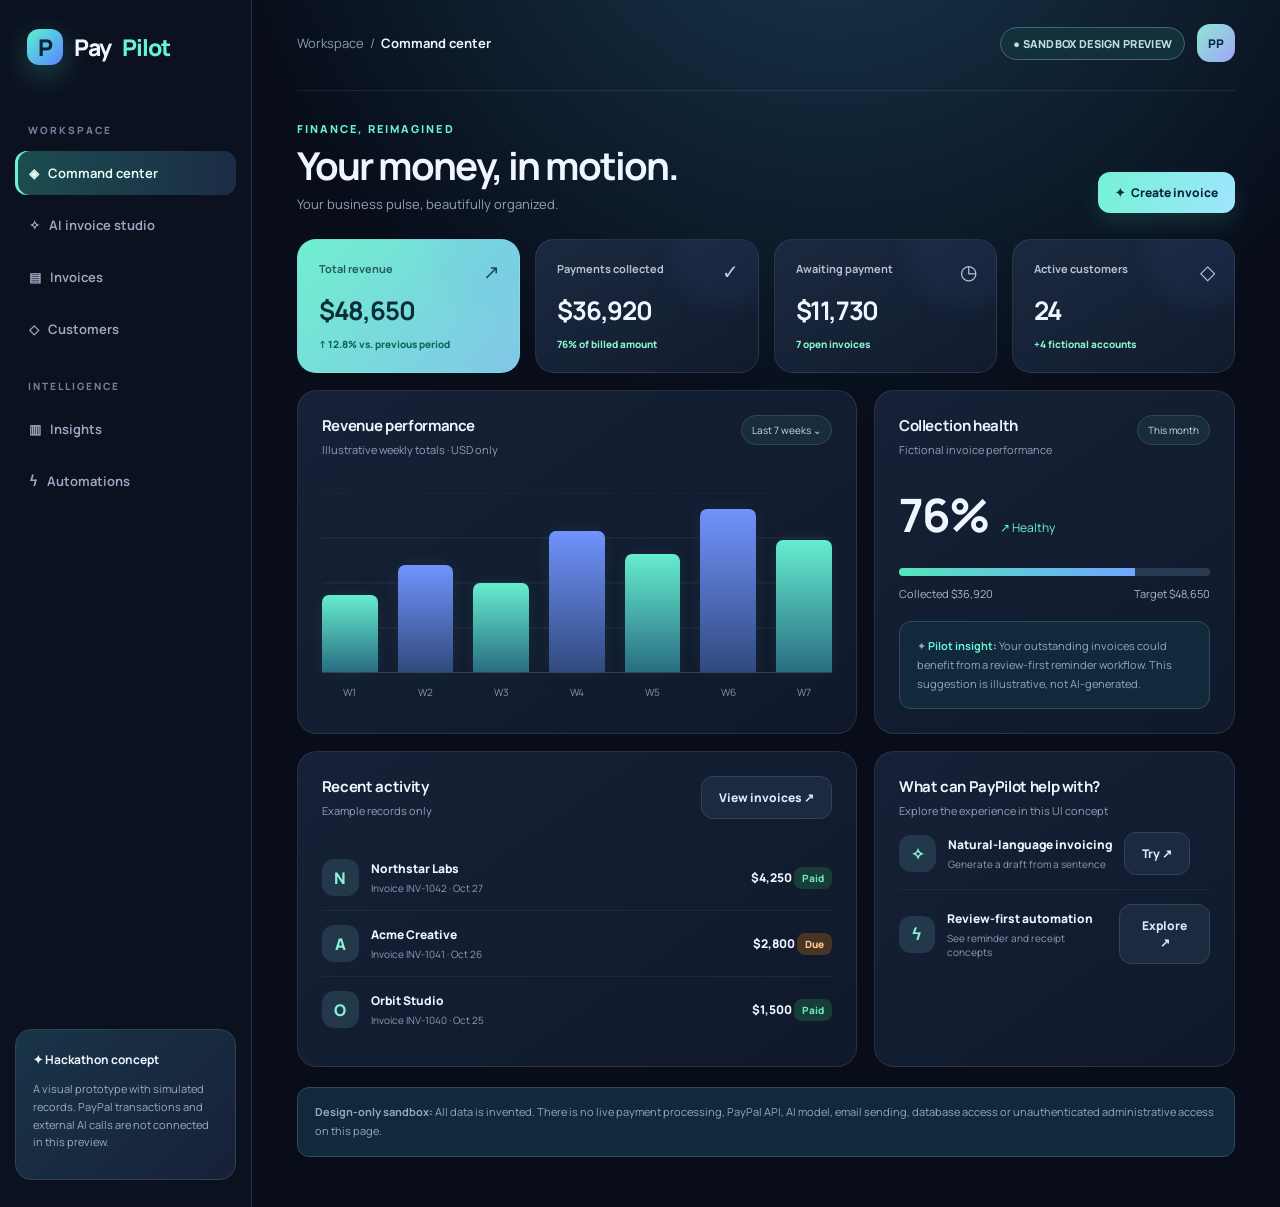
<file: paypilot-ai/paypilot-ai/app/static/preview.html>
<!DOCTYPE html><html lang="en"><head><meta charset="utf-8"><meta name="viewport" content="width=device-width,initial-scale=1"><title>PayPilot — Intelligent Finance Workspace</title><style>
@import url('https://fonts.googleapis.com/css2?family=DM+Sans:wght@400;500;600;700&family=Manrope:wght@400;500;600;700;800&display=swap');
:root{--bg:#080d19;--panel:#10192b;--panel2:#152036;--line:#26334a;--muted:#91a0b8;--text:#eff6ff;--aqua:#66f4d7;--blue:#79a9ff;--violet:#ae9cff;font-family:Manrope,'Segoe UI',sans-serif;color:var(--text);background:var(--bg)}*{box-sizing:border-box}body{margin:0}button,input,textarea,select{font:inherit}button{cursor:pointer}button:focus-visible,input:focus-visible,textarea:focus-visible{outline:2px solid var(--aqua);outline-offset:3px}button{border:0} .app{display:grid;grid-template-columns:252px minmax(0,1fr);min-height:100vh;background:radial-gradient(circle at 65% -15%,#193b52 0%,transparent 38%),var(--bg)}.sidebar{border-right:1px solid #263046;background:#0b1220ec;padding:27px 15px;display:flex;flex-direction:column;gap:8px}.brand{display:flex;align-items:center;gap:11px;padding:2px 12px 30px;font-weight:800;font-size:23px;letter-spacing:-1px}.mark{width:36px;height:36px;background:linear-gradient(135deg,#59f4d1,#5b83ff);border-radius:12px;display:grid;place-items:center;color:#082335;font-weight:900;font-size:23px;box-shadow:0 9px 30px #50dac84a}.brand span{color:var(--aqua)}.nav-label{padding:20px 13px 6px;color:#6f8099;font-size:10px;font-weight:800;letter-spacing:2px}.nav{border-radius:12px;background:transparent;color:#9ba9c1;display:flex;gap:12px;align-items:center;width:100%;text-align:left;padding:13px 14px;font-weight:650;font-size:13px}.nav:hover{background:#18243a;color:white}.nav.active{background:linear-gradient(90deg,#1b4d50,#1c2c45);color:#e6fff9;box-shadow:inset 3px 0 #6ef0d0}.nav svg{flex-shrink:0}.sidebar-bottom{margin-top:auto;padding:17px;border-radius:16px;border:1px solid #2d4253;background:linear-gradient(135deg,#193448,#172039)}.sidebar-bottom strong{font-size:12px}.sidebar-bottom p{font-size:11px;line-height:1.6;color:#99acc2}.main{min-width:0;padding:24px clamp(22px,3.5vw,58px) 50px}.topbar{display:flex;align-items:center;justify-content:space-between;gap:15px;padding-bottom:28px;border-bottom:1px solid #ffffff14}.crumb{color:#899ab1;font-size:13px}.crumb b{color:#eaf6ff}.user{display:flex;align-items:center;gap:12px;font-size:12px;color:#b9c7da}.avatar{width:38px;height:38px;border-radius:13px;background:linear-gradient(135deg,#8ce8d4,#a1a4f8);color:#0c2640;display:grid;place-items:center;font-weight:850}.preview{border:1px solid #496475;color:#bcdfdf;background:#12313b;border-radius:30px;padding:8px 12px;font-size:11px;font-weight:800;letter-spacing:.3px}.heading{display:flex;align-items:end;justify-content:space-between;gap:15px;margin:30px 0 26px}.eyebrow{font-size:11px;letter-spacing:2.1px;text-transform:uppercase;color:var(--aqua);font-weight:800}.heading h1{font-size:clamp(29px,3vw,42px);letter-spacing:-2px;line-height:1.18;margin:7px 0}.heading p{font-size:13px;color:var(--muted);margin:0}.btn{padding:12px 17px;border-radius:12px;background:linear-gradient(110deg,#75f2d5,#9fe5fe);color:#09253a;font-size:12px;font-weight:850;box-shadow:0 10px 22px #57e7ce20;transition:transform .15s}.btn:hover{transform:translateY(-2px)}.btn.secondary{background:#1c2a40;color:#dce9fa;border:1px solid #33415b;box-shadow:none}.overview-grid{display:grid;grid-template-columns:repeat(4,minmax(0,1fr));gap:15px}.metric{border:1px solid #ffffff16;border-radius:19px;padding:21px;min-width:0;background:linear-gradient(150deg,#1b2940,#111b2d);position:relative;overflow:hidden}.metric:before{content:'';position:absolute;width:110px;height:110px;background:#5a8dfb10;filter:blur(10px);border-radius:50%;right:-22px;top:-44px}.metric.hero{background:linear-gradient(135deg,#70efcf,#82c6e8);color:#092e38;border-color:transparent}.metric .label{font-size:11px;font-weight:700;opacity:.75}.metric strong{display:block;font-size:clamp(21px,2vw,31px);letter-spacing:-1.2px;margin:17px 0 9px}.delta{font-size:10px;color:#8af3ca;font-weight:800}.hero .delta{color:#0b685a}.metric .ico{position:absolute;right:19px;top:18px;font-size:20px;opacity:.8}.dashboard-grid{display:grid;grid-template-columns:minmax(0,1.55fr) minmax(300px,1fr);gap:17px;margin-top:17px}.panel{border:1px solid #ffffff17;border-radius:20px;background:linear-gradient(145deg,#162137,#10192b);padding:24px;min-width:0}.panel h2{font-size:15px;margin:0;letter-spacing:-.35px}.panel-sub{font-size:11px;color:var(--muted);margin:6px 0 0}.panel-head{display:flex;justify-content:space-between;gap:12px;align-items:start;margin-bottom:26px}.pill{border:1px solid #31475b;background:#182c3c;color:#c6dbee;border-radius:30px;font-size:10px;padding:7px 10px}.chart{height:180px;display:grid;grid-template-columns:repeat(7,minmax(0,1fr));align-items:end;gap:20px;border-bottom:1px solid #314054;background:repeating-linear-gradient(to top,transparent 0 43px,#ffffff0c 44px 45px);margin-top:36px}.barwrap{height:100%;display:flex;align-items:end;position:relative}.bar{width:100%;background:linear-gradient(0deg,#296d82,#66edcf);border-radius:7px 7px 0 0;box-shadow:0 0 18px #5ceccc12}.barwrap:nth-child(even) .bar{background:linear-gradient(0deg,#304a7e,#7193fc)}.axes{display:grid;grid-template-columns:repeat(7,1fr);gap:20px;margin-top:12px;font-size:10px;color:#8596af;text-align:center}.txn{display:flex;gap:12px;align-items:center;padding:14px 0;border-bottom:1px solid #ffffff0e}.txn:last-child{border:0}.txn-ico{width:37px;height:37px;border-radius:12px;background:#23384a;display:grid;place-items:center;color:#8cf1d6;font-weight:800}.txn .name{font-size:12px;font-weight:800}.txn .meta{font-size:10px;color:#8c9db5;margin-top:4px}.txn .money{margin-left:auto;font-size:12px;font-weight:850;white-space:nowrap}.status{font-size:10px;color:#69e9bc;padding:4px 8px;border-radius:8px;background:#183c37}.status.pending{color:#ffc98b;background:#463525}.progress{height:8px;border-radius:9px;background:#2a3b51;overflow:hidden;margin-top:22px}.progress span{display:block;height:100%;background:linear-gradient(90deg,#54e5bb,#70a6ff);width:76%}.mini{display:flex;justify-content:space-between;font-size:11px;color:#a6b6cb;margin-top:10px}.view{display:none}.view.active{display:block}.table{width:100%;border-collapse:collapse;text-align:left}.table th{color:#8295af;text-transform:uppercase;letter-spacing:1px;font-size:10px;padding:16px 12px;border-bottom:1px solid #31405a}.table td{padding:17px 12px;font-size:12px;border-bottom:1px solid #ffffff12}.table tr:last-child td{border:0}.field{width:100%;background:#0d182a;border:1px solid #31425b;border-radius:13px;color:#f0f7ff;padding:14px;margin-top:9px}textarea.field{min-height:130px;resize:vertical;line-height:1.7}label{font-size:12px;color:#bdcde2;font-weight:750}.studio-grid{display:grid;grid-template-columns:1.2fr 1fr;gap:18px}.helper{color:#93a8c1;font-size:11px;line-height:1.7}.draft{border:1px dashed #476476;border-radius:15px;padding:20px;background:#0a1829;min-height:240px}.invoice-row{display:flex;justify-content:space-between;padding:13px 0;border-bottom:1px solid #ffffff17;gap:15px;font-size:12px}.invoice-row:last-child{border:0}.aqua{color:var(--aqua)}.notice{margin-top:20px;color:#93a9bf;font-size:11px;background:#12283b;border:1px solid #2f4b61;border-radius:12px;padding:15px 17px;line-height:1.7}.float-circle{width:88px;height:88px;border-radius:25px;display:grid;place-items:center;font-size:38px;background:linear-gradient(135deg,#2a5065,#213254);margin-bottom:17px}.empty-demo{max-width:420px;margin:0 auto;padding:40px 0;text-align:center}.empty-demo .float-circle{margin:0 auto 20px}.mobile-menu{display:none}@media(max-width:1120px){.overview-grid{grid-template-columns:repeat(2,1fr)}.dashboard-grid{grid-template-columns:1fr}}@media(max-width:760px){.app{grid-template-columns:1fr}.sidebar{display:flex;flex-direction:row;overflow:auto;padding:8px 12px;position:sticky;top:0;z-index:10;gap:4px;align-items:center}.brand{font-size:16px;padding:5px 11px}.mark{width:28px;height:28px;font-size:16px;border-radius:8px}.nav{width:auto;white-space:nowrap;padding:11px}.nav-label,.sidebar-bottom{display:none}.main{padding:17px}.topbar{padding-bottom:17px}.user .preview{display:none}.heading{align-items:start}.heading .btn{padding:10px;white-space:nowrap}.studio-grid{grid-template-columns:1fr}.chart{gap:10px}.axes{gap:10px}}@media(max-width:470px){.overview-grid{gap:10px}.metric{padding:15px}.metric strong{font-size:20px}.heading h1{font-size:29px}.heading{flex-direction:column}.panel{padding:16px}.pill{display:none}.table th,.table td{padding:10px 5px}}
</style></head><body><div class="app"><aside class="sidebar"><div class="brand"><div class="mark">P</div>Pay<span>Pilot</span></div><div class="nav-label">WORKSPACE</div><button class="nav active" data-view="overview">◈ &nbsp; Command center</button><button class="nav" data-view="studio">✧ &nbsp; AI invoice studio</button><button class="nav" data-view="invoices">▤ &nbsp; Invoices</button><button class="nav" data-view="customers">◇ &nbsp; Customers</button><div class="nav-label">INTELLIGENCE</div><button class="nav" data-view="analytics">▥ &nbsp; Insights</button><button class="nav" data-view="automation">ϟ &nbsp; Automations</button><div class="sidebar-bottom"><strong>✦ Hackathon concept</strong><p>A visual prototype with simulated records. PayPal transactions and external AI calls are not connected in this preview.</p></div></aside><main class="main"><div class="topbar"><div class="crumb">Workspace &nbsp;/&nbsp; <b id="crumb">Command center</b></div><div class="user"><span class="preview">● SANDBOX DESIGN PREVIEW</span><div class="avatar">PP</div></div></div><div class="heading"><div><div class="eyebrow">FINANCE, REIMAGINED</div><h1 id="title">Your money, in motion.</h1><p id="subtitle">Your business pulse, beautifully organized.</p></div><button class="btn" id="newInvoice">✦ &nbsp; Create invoice</button></div>
<div class="view active" id="overview"><div class="overview-grid"><div class="metric hero"><div class="label">Total revenue</div><span class="ico">↗</span><strong>$48,650</strong><div class="delta">↑ 12.8% vs. previous period</div></div><div class="metric"><div class="label">Payments collected</div><span class="ico">✓</span><strong>$36,920</strong><div class="delta">76% of billed amount</div></div><div class="metric"><div class="label">Awaiting payment</div><span class="ico">◷</span><strong>$11,730</strong><div class="delta">7 open invoices</div></div><div class="metric"><div class="label">Active customers</div><span class="ico">◇</span><strong>24</strong><div class="delta">+4 fictional accounts</div></div></div><div class="dashboard-grid"><div class="panel"><div class="panel-head"><div><h2>Revenue performance</h2><p class="panel-sub">Illustrative weekly totals · USD only</p></div><span class="pill">Last 7 weeks ⌄</span></div><div class="chart"><div class="barwrap"><div class="bar" style="height:43%"></div></div><div class="barwrap"><div class="bar" style="height:60%"></div></div><div class="barwrap"><div class="bar" style="height:50%"></div></div><div class="barwrap"><div class="bar" style="height:79%"></div></div><div class="barwrap"><div class="bar" style="height:66%"></div></div><div class="barwrap"><div class="bar" style="height:91%"></div></div><div class="barwrap"><div class="bar" style="height:74%"></div></div></div><div class="axes"><span>W1</span><span>W2</span><span>W3</span><span>W4</span><span>W5</span><span>W6</span><span>W7</span></div></div><div class="panel"><div class="panel-head"><div><h2>Collection health</h2><p class="panel-sub">Fictional invoice performance</p></div><span class="pill">This month</span></div><div style="display:flex;align-items:baseline;gap:12px"><strong style="font-size:46px;letter-spacing:-2px">76%</strong><span class="aqua" style="font-size:12px">↗ Healthy</span></div><div class="progress"><span></span></div><div class="mini"><span>Collected $36,920</span><span>Target $48,650</span></div><div class="notice">✦ <b class="aqua">Pilot insight:</b> Your outstanding invoices could benefit from a review-first reminder workflow. This suggestion is illustrative, not AI-generated.</div></div></div><div class="dashboard-grid"><div class="panel"><div class="panel-head"><div><h2>Recent activity</h2><p class="panel-sub">Example records only</p></div><button class="btn secondary" data-go="invoices">View invoices ↗</button></div><div class="txn"><div class="txn-ico">N</div><div><div class="name">Northstar Labs</div><div class="meta">Invoice INV-1042 · Oct 27</div></div><div class="money">$4,250 <span class="status">Paid</span></div></div><div class="txn"><div class="txn-ico">A</div><div><div class="name">Acme Creative</div><div class="meta">Invoice INV-1041 · Oct 26</div></div><div class="money">$2,800 <span class="status pending">Due</span></div></div><div class="txn"><div class="txn-ico">O</div><div><div class="name">Orbit Studio</div><div class="meta">Invoice INV-1040 · Oct 25</div></div><div class="money">$1,500 <span class="status">Paid</span></div></div></div><div class="panel"><h2>What can PayPilot help with?</h2><p class="panel-sub">Explore the experience in this UI concept</p><div class="txn"><div class="txn-ico">✧</div><div><div class="name">Natural-language invoicing</div><div class="meta">Generate a draft from a sentence</div></div><button class="btn secondary" data-go="studio">Try ↗</button></div><div class="txn"><div class="txn-ico">ϟ</div><div><div class="name">Review-first automation</div><div class="meta">See reminder and receipt concepts</div></div><button class="btn secondary" data-go="automation">Explore ↗</button></div></div></div></div>
<div class="view" id="studio"><div class="studio-grid"><div class="panel"><div class="eyebrow">✦ INVOICE COMPOSER</div><h2 style="font-size:24px;margin:12px 0">Describe it. Draft it.</h2><p class="helper">This interactive design preview uses a local pattern parser; it is not a generative AI model or an actual invoice creation request.</p><label for="request">What would you like to invoice?</label><textarea id="request" class="field">Invoice Northstar Labs for 2 website audits at $350 each; 3 design reports at $120 each</textarea><button id="generate" class="btn">✦ Generate draft preview</button><p class="helper">Try: 2 logo designs at $500 each; 3 banners at $100 each. Nothing is sent or persisted.</p></div><div class="panel"><div class="panel-head"><div><div class="eyebrow">LIVE DRAFT</div><h2 style="font-size:22px;margin-top:12px">Invoice preview</h2></div><span class="pill">UNSAVED</span></div><div class="draft" id="draft"><div class="empty-demo"><div class="float-circle">✧</div><h2>Your draft appears here</h2><p class="helper">Use the composer to preview an itemized invoice. The actual backend remains separate and protected.</p></div></div></div></div></div>
<div class="view" id="invoices"><div class="panel"><div class="panel-head"><div><h2>Invoice portfolio</h2><p class="panel-sub">Illustrative records only · USD</p></div><span class="pill">3 examples</span></div><table class="table"><thead><tr><th>Invoice</th><th>Customer</th><th>Amount</th><th>Status</th></tr></thead><tbody><tr><td>INV-1042</td><td>Northstar Labs</td><td>$4,250</td><td><span class="status">Paid</span></td></tr><tr><td>INV-1041</td><td>Acme Creative</td><td>$2,800</td><td><span class="status pending">Due</span></td></tr><tr><td>INV-1040</td><td>Orbit Studio</td><td>$1,500</td><td><span class="status">Paid</span></td></tr></tbody></table></div></div>
<div class="view" id="customers"><div class="panel"><h2>Customer relationships</h2><p class="panel-sub">Fictional company records</p><div class="txn"><div class="txn-ico">N</div><div class="name">Northstar Labs</div><span style="margin-left:auto" class="pill">3 invoices</span></div><div class="txn"><div class="txn-ico">A</div><div class="name">Acme Creative</div><span style="margin-left:auto" class="pill">2 invoices</span></div><div class="txn"><div class="txn-ico">O</div><div class="name">Orbit Studio</div><span style="margin-left:auto" class="pill">5 invoices</span></div></div></div>
<div class="view" id="analytics"><div class="overview-grid"><div class="metric hero"><div class="label">Collection rate</div><strong>76%</strong><div class="delta">Illustrative</div></div><div class="metric"><div class="label">Paid invoices</div><strong>18</strong><div class="delta">Fictional</div></div><div class="metric"><div class="label">Open invoices</div><strong>7</strong><div class="delta">Fictional</div></div><div class="metric"><div class="label">Active customers</div><strong>24</strong><div class="delta">Fictional</div></div></div><div class="notice">The real application calculates metrics from authenticated server data. This design is a preview and does not access your MySQL database.</div></div>
<div class="view" id="automation"><div class="panel"><div class="eyebrow">WORKFLOW INTELLIGENCE</div><h2 style="font-size:24px;margin:13px 0">Automation, with human control.</h2><p class="helper">A concept view of PayPilot's review-first workflow. No messages are generated or sent from this demo.</p><div class="txn"><div class="txn-ico">①</div><div><div class="name">Invoice generated</div><div class="meta">Draft customer message prepared</div></div><span class="status">Draft</span></div><div class="txn"><div class="txn-ico">②</div><div><div class="name">Payment pending</div><div class="meta">Reminder suggested for manual approval</div></div><span class="status pending">Review</span></div><div class="txn"><div class="txn-ico">③</div><div><div class="name">Payment verified</div><div class="meta">Receipt draft prepared after manual verification</div></div><span class="status">Controlled</span></div></div></div>
<div class="notice"><b>Design-only sandbox:</b> All data is invented. There is no live payment processing, PayPal API, AI model, email sending, database access or unauthenticated administrative access on this page.</div></main></div><script>
const pages={overview:['Command center','Your money, in motion.','Your business pulse, beautifully organized.'],studio:['AI invoice studio','From words to invoices.','Explore an interactive natural-language draft.'],invoices:['Invoices','Your billing, organized.','A clear picture of every transaction.'],customers:['Customers','Relationships that last.','Your customers, all in one view.'],analytics:['Insights','Know your numbers.','Meaningful visibility into collection performance.'],automation:['Automations','Smarter workflows.','Keep control while reducing repetitive work.']};
function go(v){if(!pages[v])return;document.querySelectorAll('.view').forEach(e=>e.classList.toggle('active',e.id===v));document.querySelectorAll('.nav').forEach(e=>e.classList.toggle('active',e.dataset.view===v));document.getElementById('crumb').textContent=pages[v][0];document.getElementById('title').textContent=pages[v][1];document.getElementById('subtitle').textContent=pages[v][2];window.scrollTo({top:0,behavior:'smooth'});}
document.querySelectorAll('[data-view]').forEach(e=>e.addEventListener('click',()=>go(e.dataset.view)));document.querySelectorAll('[data-go]').forEach(e=>e.addEventListener('click',()=>go(e.dataset.go)));document.getElementById('newInvoice').addEventListener('click',()=>go('studio'));
document.getElementById('generate').addEventListener('click',()=>{const s=document.getElementById('request').value;const matches=[...s.matchAll(/(\d+)\s+([\w -]+?)\s+at\s+\$\s*(\d+(?:\.\d{1,2})?)\s+each/gi)];const d=document.getElementById('draft');d.replaceChildren();const header=document.createElement('div');header.className='eyebrow';header.textContent='INVOICE · DRAFT';d.append(header);if(!matches.length){const p=document.createElement('p');p.className='helper';p.textContent='No clear quantities and prices found. Try: 2 audits at $350 each; 3 reports at $120 each';d.append(p);return;}let sum=0;for(const m of matches){const q=Number(m[1]),price=Number(m[3]),amount=q*price;sum+=amount;const r=document.createElement('div');r.className='invoice-row';const a=document.createElement('span');a.textContent=q+' × '+m[2].trim();const b=document.createElement('strong');b.textContent='$'+amount.toFixed(2);r.append(a,b);d.append(r);}const total=document.createElement('div');total.className='invoice-row aqua';const l=document.createElement('strong');l.textContent='Total';const n=document.createElement('strong');n.textContent='$'+sum.toFixed(2);total.append(l,n);d.append(total);const f=document.createElement('p');f.className='helper';f.textContent='Local preview only · not saved · no email or payment initiated';d.append(f);});
</script></body></html>
</file>
